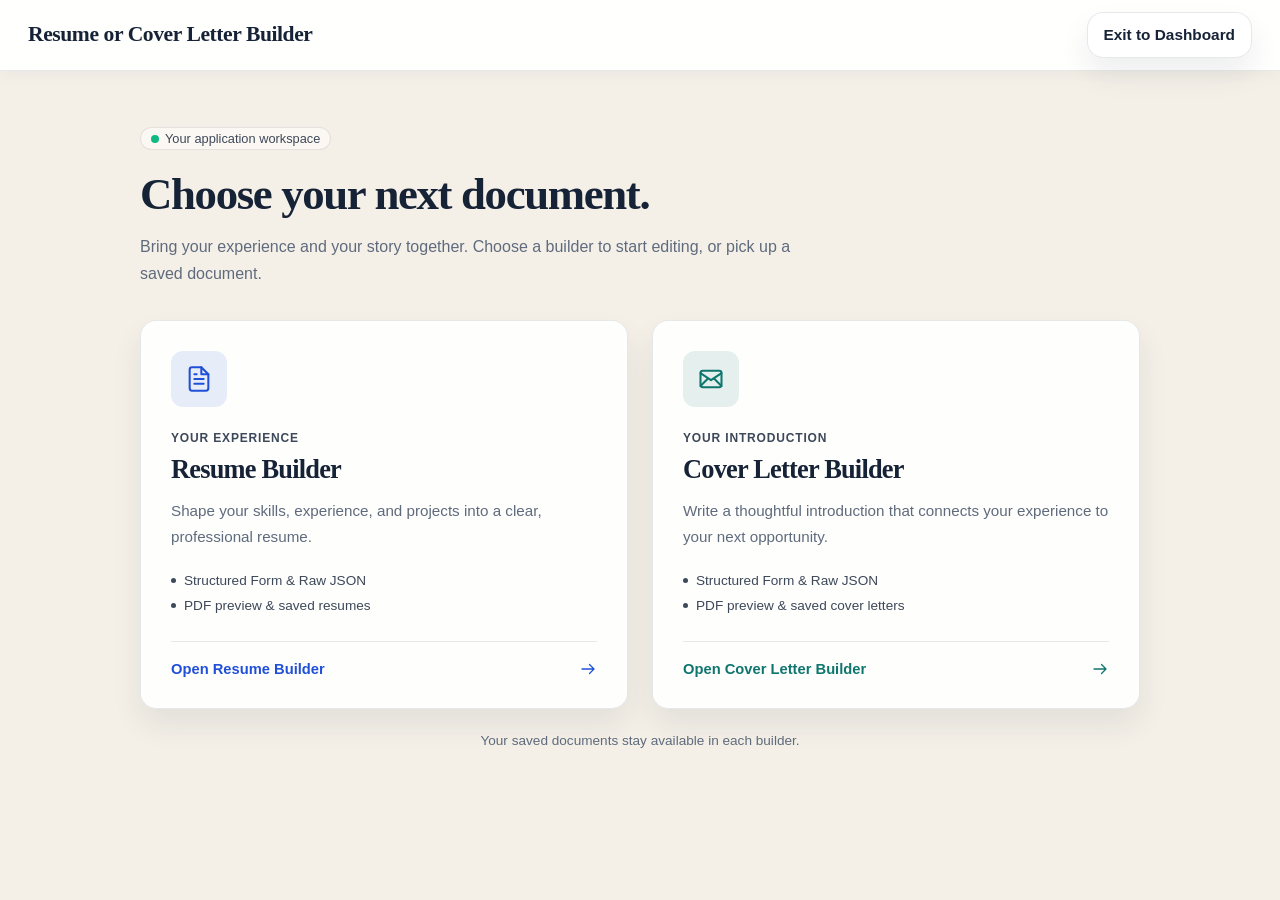
<file: templates/builder_selection.html>
<!doctype html>
<html lang="en">
<head>
  <meta charset="utf-8">
  <meta name="viewport" content="width=device-width, initial-scale=1">
  <title>Resume or Cover Letter Builder</title>
  <link rel="stylesheet" href="/static/styles.css">
  <link rel="stylesheet" href="/static/builder.css">
  <link rel="stylesheet" href="/static/builder-pages.css">
</head>
<body class="builder-selection">
  <header class="app-topbar">
    <div class="brand-title"><h1>Resume or Cover Letter Builder</h1></div>
    <nav class="topbar-actions" aria-label="Builder navigation"><a class="secondary-button link-button" href="/">Exit to Dashboard</a></nav>
  </header>
  <main class="builder-container selection-container">
    <div class="selection-intro"><span class="meta-pill"><span class="dot"></span> Your application workspace</span><h2>Choose your next document.</h2><p>Bring your experience and your story together. Choose a builder to start editing, or pick up a saved document.</p></div>
    <div class="selection-grid">
      <a class="section-card selection-card" href="/builder/resume">
        <span class="selection-icon"><svg class="builder-icon" viewBox="0 0 24 24" fill="none" stroke="currentColor" stroke-width="1.75" stroke-linecap="round" stroke-linejoin="round" aria-hidden="true"><path d="M14 2H6a2 2 0 0 0-2 2v16a2 2 0 0 0 2 2h12a2 2 0 0 0 2-2V8z"/><path d="M14 2v6h6M8 12h8M8 16h8M8 8h2"/></svg></span><span class="selection-kicker">Your experience</span>
        <h2>Resume Builder</h2><p>Shape your skills, experience, and projects into a clear, professional resume.</p>
        <div class="selection-features"><span>Structured Form & Raw JSON</span><span>PDF preview & saved resumes</span></div>
        <span class="selection-action">Open Resume Builder <svg class="builder-icon" viewBox="0 0 24 24" fill="none" stroke="currentColor" stroke-width="1.75" stroke-linecap="round" stroke-linejoin="round" aria-hidden="true"><path d="M4 12h16m-6-6 6 6-6 6"/></svg></span>
      </a>
      <a class="section-card selection-card letter-card" href="/builder/cover-letter">
        <span class="selection-icon"><svg class="builder-icon" viewBox="0 0 24 24" fill="none" stroke="currentColor" stroke-width="1.75" stroke-linecap="round" stroke-linejoin="round" aria-hidden="true"><rect x="3" y="5" width="18" height="14" rx="2"/><path d="m3 7 9 6 9-6M3 18l6-6m12 6-6-6"/></svg></span><span class="selection-kicker">Your introduction</span>
        <h2>Cover Letter Builder</h2><p>Write a thoughtful introduction that connects your experience to your next opportunity.</p>
        <div class="selection-features"><span>Structured Form & Raw JSON</span><span>PDF preview & saved cover letters</span></div>
        <span class="selection-action">Open Cover Letter Builder <svg class="builder-icon" viewBox="0 0 24 24" fill="none" stroke="currentColor" stroke-width="1.75" stroke-linecap="round" stroke-linejoin="round" aria-hidden="true"><path d="M4 12h16m-6-6 6 6-6 6"/></svg></span>
      </a>
    </div>
    <p class="selection-note">Your saved documents stay available in each builder.</p>
  </main>
</body>
</html>
</file>
<file: static/styles.css>
:root {
  --bg: #f4f0e8;
  --bg-deep: #ebe4d6;
  --surface: rgba(255, 255, 255, 0.9);
  --surface-strong: #ffffff;
  --surface-soft: rgba(251, 248, 242, 0.92);
  --surface-accent: rgba(20, 32, 51, 0.04);
  --text: #162235;
  --muted: #5f6b7d;
  --muted-strong: #3d4859;
  --line: rgba(22, 34, 53, 0.1);
  --line-strong: rgba(22, 34, 53, 0.16);
  --accent: #2150d8;
  --accent-strong: #173ca6;
  --accent-soft: rgba(33, 80, 216, 0.1);
  --teal: #0f766e;
  --teal-soft: rgba(15, 118, 110, 0.1);
  --amber: #b7791f;
  --amber-soft: rgba(183, 121, 31, 0.12);
  --danger: #b42318;
  --danger-soft: rgba(180, 35, 24, 0.12);
  --shadow-sm: 0 16px 30px rgba(21, 33, 51, 0.08);
  --shadow-md: 0 28px 60px rgba(21, 33, 51, 0.11);
  --shadow-lg: 0 40px 90px rgba(21, 33, 51, 0.16);
  --radius-xl: 30px;
  --radius-lg: 22px;
  --radius-md: 16px;
  --radius-sm: 12px;
}

* {
  box-sizing: border-box;
}

html {
  scroll-behavior: smooth;
}

body {
  margin: 0;
  min-height: 100vh;
  color: var(--text);
  font-family: "Avenir Next", "Segoe UI Variable", "Segoe UI", sans-serif;
  background:
    radial-gradient(1200px 700px at 0% 0%, rgba(33, 80, 216, 0.12), transparent 56%),
    radial-gradient(900px 520px at 100% 0%, rgba(15, 118, 110, 0.08), transparent 55%),
    linear-gradient(180deg, #faf7f1 0%, var(--bg) 48%, var(--bg-deep) 100%);
}

a {
  color: inherit;
  text-decoration: none;
}

button,
input,
select,
textarea {
  font: inherit;
}

textarea {
  resize: vertical;
}

h1,
h2,
h3 {
  margin: 0;
  letter-spacing: -0.03em;
  line-height: 1.1;
  font-family: "Iowan Old Style", "Palatino Linotype", Georgia, serif;
}

h1 {
  font-size: clamp(2.4rem, 5vw, 4rem);
}

h2 {
  font-size: clamp(1.45rem, 2vw, 2rem);
}

h3 {
  font-size: 1.2rem;
}

.dashboard-body::before,
.editor-body::before {
  content: "";
  position: fixed;
  inset: 0;
  pointer-events: none;
  background:
    linear-gradient(135deg, rgba(255, 255, 255, 0.18), transparent 45%),
    radial-gradient(800px 400px at 15% 20%, rgba(255, 255, 255, 0.25), transparent 60%);
  opacity: 0.75;
}

.page-shell {
  position: relative;
  z-index: 1;
  width: min(1440px, calc(100% - 40px));
  margin: 0 auto;
  padding: 32px 0 56px;
}

.dashboard-shell > *,
.editor-shell > * {
  animation: rise-in 640ms ease both;
}

.dashboard-shell > *:nth-child(2),
.editor-shell > *:nth-child(2) {
  animation-delay: 50ms;
}

.dashboard-shell > *:nth-child(3),
.editor-shell > *:nth-child(3) {
  animation-delay: 100ms;
}

.dashboard-shell > *:nth-child(4),
.editor-shell > *:nth-child(4) {
  animation-delay: 140ms;
}

.dashboard-shell > *:nth-child(5),
.editor-shell > *:nth-child(5) {
  animation-delay: 180ms;
}

.hero-banner {
  display: none !important;
}

.topbar,
.hero-banner,
.panel,
.metric-card {
  backdrop-filter: blur(14px);
}

.topbar {
  display: flex;
  align-items: flex-end;
  justify-content: space-between;
  gap: 24px;
  padding: 18px 6px 28px;
}

.brand-block {
  max-width: 760px;
}

.eyebrow {
  margin: 0 0 10px;
  color: var(--accent);
  font-size: 0.77rem;
  font-weight: 800;
  letter-spacing: 0.14em;
  text-transform: uppercase;
  font-family: "Avenir Next", "Segoe UI Variable", "Segoe UI", sans-serif;
}

.topbar-copy,
.hero-copy,
.panel-copy,
.helper-text,
.metric-copy,
.browser-summary,
.priority-meta {
  color: var(--muted);
  line-height: 1.65;
}

.topbar-copy {
  margin: 12px 0 0;
  max-width: 60ch;
  font-size: 1rem;
}

.topbar-actions,
.editor-actions,
.sidebar-actions {
  display: flex;
  flex-wrap: wrap;
  gap: 12px;
}

.provider-switch {
  display: grid;
  gap: 8px;
  min-width: 220px;
  padding: 10px 12px;
  border: 1px solid var(--line);
  border-radius: 18px;
  background: rgba(255, 255, 255, 0.72);
  box-shadow: var(--shadow-sm);
}

.resume-mode-switch {
  min-width: 240px;
}

.provider-switch-label {
  color: var(--muted);
  font-size: 0.72rem;
  font-weight: 800;
  letter-spacing: 0.12em;
  text-transform: uppercase;
  font-family: "Avenir Next", "Segoe UI Variable", "Segoe UI", sans-serif;
}

.provider-switch-group {
  display: grid;
  grid-template-columns: repeat(2, minmax(0, 1fr));
  gap: 8px;
}

.provider-option {
  appearance: none;
  border: 1px solid var(--line);
  border-radius: 12px;
  padding: 10px 12px;
  background: rgba(255, 255, 255, 0.82);
  color: var(--text);
  font-size: 0.92rem;
  font-weight: 700;
  cursor: pointer;
  transition:
    transform 140ms ease,
    box-shadow 140ms ease,
    background-color 140ms ease,
    border-color 140ms ease,
    color 140ms ease;
}

.provider-option:hover {
  transform: translateY(-1px);
  box-shadow: var(--shadow-sm);
}

.provider-option.active {
  background: linear-gradient(180deg, #3166f0 0%, var(--accent) 100%);
  border-color: rgba(23, 60, 166, 0.6);
  color: #ffffff;
}

.provider-option:focus-visible {
  outline: 3px solid rgba(33, 80, 216, 0.18);
  outline-offset: 2px;
}

.hero-banner {
  display: grid;
  gap: 24px;
  grid-template-columns: minmax(0, 1.4fr) minmax(320px, 0.9fr);
  margin-bottom: 24px;
}

.hero-main,
.hero-rail,
.panel,
.metric-card {
  position: relative;
}

.hero-main,
.panel,
.metric-card {
  border: 1px solid var(--line);
  border-radius: var(--radius-xl);
  background: var(--surface);
  box-shadow: var(--shadow-md);
}

.hero-main {
  overflow: hidden;
  padding: 34px;
  background:
    radial-gradient(780px 320px at 0% 0%, rgba(33, 80, 216, 0.14), transparent 60%),
    linear-gradient(140deg, rgba(255, 255, 255, 0.96), rgba(246, 241, 231, 0.94));
}

.hero-main::after {
  content: "";
  position: absolute;
  right: -60px;
  bottom: -70px;
  width: 240px;
  height: 240px;
  border-radius: 50%;
  background: radial-gradient(circle, rgba(15, 118, 110, 0.18), rgba(15, 118, 110, 0.02) 68%);
}

.hero-kicker {
  display: inline-flex;
  align-items: center;
  padding: 8px 14px;
  border-radius: 999px;
  background: rgba(255, 255, 255, 0.72);
  border: 1px solid rgba(33, 80, 216, 0.16);
  color: var(--accent-strong);
  font-size: 0.82rem;
  font-weight: 700;
  letter-spacing: 0.04em;
  text-transform: uppercase;
}

.hero-main h2 {
  margin-top: 16px;
  max-width: 12.5ch;
  font-size: clamp(2.1rem, 4vw, 3.35rem);
}

.hero-copy {
  position: relative;
  z-index: 1;
  margin: 18px 0 0;
  max-width: 62ch;
}

.hero-inline-stats {
  position: relative;
  z-index: 1;
  display: grid;
  gap: 14px;
  grid-template-columns: repeat(3, minmax(0, 1fr));
  margin-top: 24px;
}

.hero-inline-card {
  padding: 16px 18px;
  border-radius: 20px;
  border: 1px solid rgba(22, 34, 53, 0.08);
  background: rgba(255, 255, 255, 0.72);
  box-shadow: inset 0 1px 0 rgba(255, 255, 255, 0.45);
}

.hero-inline-card span,
.metric-label,
.job-fact-label,
.meta-label {
  display: block;
  color: var(--muted);
  font-size: 0.78rem;
  font-weight: 800;
  letter-spacing: 0.08em;
  text-transform: uppercase;
}

.hero-inline-card strong {
  display: block;
  margin-top: 8px;
  font-size: 1.9rem;
  font-weight: 800;
  letter-spacing: -0.04em;
}

.hero-rail {
  display: grid;
  gap: 18px;
}

.panel {
  padding: 24px;
}

.panel-header {
  display: flex;
  align-items: flex-start;
  justify-content: space-between;
  gap: 16px;
}

.panel-copy {
  margin: 12px 0 0;
}

.panel-copy.secondary {
  margin-top: 8px;
}

.workflow-card,
.live-status-card {
  height: 100%;
}

.workflow-list {
  display: grid;
  gap: 16px;
  margin-top: 18px;
}

.workflow-list div {
  display: grid;
  gap: 5px;
  padding: 14px 0 0;
  border-top: 1px solid var(--line);
}

.workflow-list div:first-child {
  padding-top: 0;
  border-top: 0;
}

.workflow-list strong {
  font-family: "Avenir Next", "Segoe UI Variable", "Segoe UI", sans-serif;
  font-size: 0.96rem;
}

.workflow-list span {
  color: var(--muted);
  line-height: 1.55;
}

.stats-grid {
  display: grid;
  gap: 16px;
  grid-template-columns: repeat(3, minmax(0, 1fr));
  margin-bottom: 24px;
}

.metric-card {
  padding: 22px;
}

.metric-label {
  margin: 0;
}

.metric-value {
  margin: 14px 0 0;
  font-size: clamp(1.9rem, 3vw, 2.8rem);
  font-weight: 800;
  letter-spacing: -0.05em;
}

.metric-value-small {
  font-size: clamp(1.1rem, 1.7vw, 1.4rem);
  line-height: 1.4;
}

.metric-copy {
  margin: 12px 0 0;
  font-size: 0.96rem;
}

.accent-metric {
  background:
    linear-gradient(135deg, rgba(33, 80, 216, 0.08), rgba(15, 118, 110, 0.1)),
    var(--surface);
}

.workspace-grid,
.console-grid {
  display: grid;
  gap: 20px;
  margin-bottom: 24px;
}

.workspace-grid {
  grid-template-columns: minmax(0, 1.02fr) minmax(0, 1.18fr);
}

.console-grid {
  grid-template-columns: minmax(0, 1fr);
}

.console-actions {
  display: flex;
  gap: 10px;
  flex-wrap: wrap;
  margin: 8px 0 12px;
}

.control-tiles {
  display: grid;
  gap: 14px;
  grid-template-columns: repeat(2, minmax(0, 1fr));
  margin-top: 18px;
}

.action-button,
.secondary-button,
.mini-button,
.filter-pill {
  appearance: none;
  border: 1px solid transparent;
  cursor: pointer;
  transition:
    transform 140ms ease,
    box-shadow 140ms ease,
    border-color 140ms ease,
    background-color 140ms ease,
    color 140ms ease;
}

.action-button,
.secondary-button {
  border-radius: 16px;
  padding: 13px 16px;
  font-size: 0.96rem;
  font-weight: 700;
}

.secondary-button {
  background: rgba(255, 255, 255, 0.82);
  border-color: var(--line);
  color: var(--text);
  box-shadow: var(--shadow-sm);
}

.link-button {
  display: inline-flex;
  align-items: center;
  justify-content: center;
}

.action-button {
  background: rgba(255, 255, 255, 0.74);
  border-color: var(--line);
  color: var(--text);
}

.action-button:hover,
.secondary-button:hover,
.mini-button:hover,
.filter-pill:hover {
  transform: translateY(-1px);
  box-shadow: var(--shadow-sm);
}

.action-button.primary {
  background: linear-gradient(180deg, #3166f0 0%, var(--accent) 100%);
  border-color: rgba(23, 60, 166, 0.6);
  color: #ffffff;
}

.action-button.dark {
  background: linear-gradient(180deg, #174f93 0%, #0f376e 100%);
  border-color: rgba(15, 55, 110, 0.65);
  color: #ffffff;
}

.action-button.danger {
  background: #fff4f2;
  border-color: rgba(180, 35, 24, 0.16);
  color: #8d2118;
}

.action-button:disabled,
.secondary-button:disabled,
.mini-button:disabled {
  opacity: 0.55;
  cursor: not-allowed;
  transform: none;
  box-shadow: none;
}

.action-tile {
  display: grid;
  gap: 10px;
  min-height: 158px;
  text-align: left;
  padding: 20px;
}

.action-tile strong {
  font-size: 1.15rem;
  font-family: "Iowan Old Style", "Palatino Linotype", Georgia, serif;
}

.action-tile span:last-child {
  color: inherit;
  opacity: 0.84;
  line-height: 1.55;
}

.action-label {
  font-size: 0.76rem;
  letter-spacing: 0.1em;
  text-transform: uppercase;
  opacity: 0.78;
}

.form-card {
  padding: 20px;
  border-radius: 20px;
  border: 1px solid var(--line);
  background: rgba(255, 255, 255, 0.7);
}

.form-card-highlight {
  background:
    linear-gradient(145deg, rgba(33, 80, 216, 0.09), rgba(255, 255, 255, 0.82)),
    rgba(255, 255, 255, 0.7);
  border-color: rgba(33, 80, 216, 0.16);
}

.muted-card {
  margin-top: 18px;
  background: var(--surface-soft);
}

.form-card h3 {
  font-size: 1.25rem;
}

.form-card-header {
  display: flex;
  align-items: flex-start;
  justify-content: space-between;
  gap: 12px;
}

.form-grid {
  display: grid;
  gap: 16px;
  grid-template-columns: repeat(2, minmax(0, 1fr));
  margin-top: 18px;
}

.field-label {
  display: inline-block;
  margin: 16px 0 8px;
  color: var(--muted-strong);
  font-size: 0.78rem;
  font-weight: 800;
  letter-spacing: 0.08em;
  text-transform: uppercase;
}

.input-row {
  display: grid;
  gap: 12px;
  grid-template-columns: minmax(0, 1fr) auto;
  align-items: center;
}

.job-input,
.search-input,
.filter-select {
  width: 100%;
  border: 1px solid var(--line);
  border-radius: 14px;
  background: rgba(255, 255, 255, 0.88);
  color: var(--text);
  padding: 14px 15px;
  box-shadow: inset 0 1px 0 rgba(255, 255, 255, 0.5);
}

.job-input:focus,
.search-input:focus,
.filter-select:focus {
  outline: none;
  border-color: rgba(33, 80, 216, 0.45);
  box-shadow:
    0 0 0 4px rgba(33, 80, 216, 0.12),
    inset 0 1px 0 rgba(255, 255, 255, 0.5);
}

.helper-text {
  margin: 10px 0 0;
  font-size: 0.92rem;
}

.log-output {
  margin: 18px 0 0;
  min-height: 360px;
  max-height: 58vh;
  overflow: auto;
  border-radius: 20px;
  padding: 20px;
  border: 1px solid rgba(255, 255, 255, 0.08);
  background:
    linear-gradient(180deg, rgba(7, 12, 24, 0.95), rgba(13, 20, 37, 0.98)),
    #0c1325;
  color: #e5edf8;
  font-family: ui-monospace, SFMono-Regular, Menlo, Monaco, Consolas, "Liberation Mono", monospace;
  font-size: 0.87rem;
  line-height: 1.6;
  white-space: pre-wrap;
  box-shadow: inset 0 1px 0 rgba(255, 255, 255, 0.04);
}

.priority-list {
  display: grid;
  gap: 14px;
  margin-top: 16px;
}

.priority-card,
.job-card,
.empty-state-card {
  border-radius: 22px;
  border: 1px solid var(--line);
  background: rgba(255, 255, 255, 0.76);
  box-shadow: var(--shadow-sm);
}

.priority-card {
  padding: 18px;
}

.priority-top,
.job-card-top {
  display: flex;
  align-items: flex-start;
  justify-content: space-between;
  gap: 16px;
}

.priority-top > div,
.job-card-top > div {
  min-width: 0;
  flex: 1 1 auto;
}

.priority-company,
.job-card-company,
.job-card-eyebrow {
  margin: 0;
}

.priority-card h3 {
  margin-top: 8px;
}

.priority-company,
.job-card-company {
  margin-top: 8px;
  color: var(--muted);
  font-size: 0.98rem;
  white-space: nowrap;
  overflow: hidden;
  text-overflow: ellipsis;
}

.job-card-eyebrow {
  color: var(--accent);
  font-size: 0.78rem;
  font-weight: 800;
  letter-spacing: 0.1em;
  text-transform: uppercase;
}

.tag-row {
  display: flex;
  flex-wrap: wrap;
  gap: 10px;
  margin-top: 16px;
}

.compact-row {
  margin-top: 14px;
}

.status-badge,
.document-badge,
.score-badge,
.mini-label {
  display: inline-flex;
  align-items: center;
  justify-content: center;
  border-radius: 999px;
  font-size: 0.77rem;
  font-weight: 800;
  line-height: 1;
  white-space: nowrap;
}

.status-badge,
.document-badge,
.mini-label {
  padding: 9px 12px;
}

.status-badge.neutral,
.document-badge.muted,
.mini-label.muted {
  background: rgba(95, 107, 125, 0.12);
  color: var(--muted);
}

.status-badge.accent,
.document-badge.accent {
  background: var(--accent-soft);
  color: var(--accent);
}

.status-badge.success,
.document-badge.success,
.mini-label.success {
  background: var(--teal-soft);
  color: var(--teal);
}

.status-badge.muted {
  background: rgba(95, 107, 125, 0.12);
  color: var(--muted);
}

.document-badge.warning {
  background: var(--amber-soft);
  color: var(--amber);
}

.score-badge {
  min-width: 62px;
  padding: 12px 14px;
  font-size: 0.96rem;
  letter-spacing: -0.03em;
}

.score-strong {
  background: rgba(15, 118, 110, 0.14);
  color: var(--teal);
}

.score-good {
  background: var(--accent-soft);
  color: var(--accent);
}

.score-light {
  background: rgba(183, 121, 31, 0.14);
  color: var(--amber);
}

.score-empty {
  background: rgba(95, 107, 125, 0.12);
  color: var(--muted);
}

.browser-panel {
  overflow: visible;
}

.browser-header {
  gap: 24px;
}

.browser-tools {
  display: grid;
  gap: 12px;
  min-width: min(100%, 420px);
}

.search-field {
  display: grid;
}

.filter-pills {
  display: flex;
  flex-wrap: wrap;
  gap: 10px;
  margin-top: 20px;
}

.source-summary {
  display: grid;
  grid-template-columns: repeat(2, minmax(0, 1fr));
  gap: 12px;
  margin-top: 14px;
}

.source-summary-card {
  border: 1px solid var(--line);
  border-radius: 14px;
  background: rgba(255, 255, 255, 0.76);
  padding: 12px 14px;
}

.source-summary-title {
  margin: 0;
  font-size: 0.84rem;
  font-weight: 800;
  letter-spacing: 0.06em;
  text-transform: uppercase;
  color: var(--accent-strong);
  font-family: "Avenir Next", "Segoe UI Variable", "Segoe UI", sans-serif;
}

.source-summary-metrics {
  margin-top: 8px;
  display: flex;
  flex-wrap: wrap;
  gap: 8px;
}

.source-summary-metrics span {
  border-radius: 999px;
  background: rgba(22, 34, 53, 0.06);
  color: var(--muted-strong);
  padding: 6px 10px;
  font-size: 0.78rem;
  font-weight: 700;
}

.filter-pill {
  display: inline-flex;
  align-items: center;
  gap: 10px;
  padding: 10px 14px;
  border-radius: 999px;
  border-color: var(--line);
  background: rgba(255, 255, 255, 0.72);
  color: var(--muted-strong);
  box-shadow: none;
}

.filter-pill strong {
  display: inline-flex;
  align-items: center;
  justify-content: center;
  min-width: 28px;
  height: 28px;
  padding: 0 8px;
  border-radius: 999px;
  background: rgba(22, 34, 53, 0.06);
  font-size: 0.82rem;
  font-weight: 800;
  font-family: "Avenir Next", "Segoe UI Variable", "Segoe UI", sans-serif;
}

.filter-pill.active {
  background: linear-gradient(180deg, rgba(33, 80, 216, 0.12), rgba(33, 80, 216, 0.18));
  border-color: rgba(33, 80, 216, 0.24);
  color: var(--accent-strong);
}

.browser-summary {
  margin: 18px 0 0;
}

.error-text {
  margin: 14px 0 0;
  color: var(--danger);
  font-weight: 700;
}

.jobs-grid {
  display: grid;
  gap: 18px;
  grid-template-columns: repeat(2, minmax(0, 1fr));
  margin-top: 22px;
}

.source-group {
  display: grid;
  gap: 14px;
  grid-column: 1 / -1;
}

.source-group + .source-group {
  margin-top: 8px;
}

.source-group-header {
  display: grid;
  gap: 6px;
}

.source-group-header h3 {
  margin: 0;
  font-size: 1.08rem;
  letter-spacing: 0.02em;
  font-family: "Avenir Next", "Segoe UI Variable", "Segoe UI", sans-serif;
}

.source-group-header p {
  margin: 0;
  color: var(--muted);
  font-size: 0.92rem;
  line-height: 1.55;
}

.source-group-grid {
  display: grid;
  gap: 18px;
  grid-template-columns: repeat(2, minmax(0, 1fr));
}

.job-card {
  padding: 22px;
}

.job-card h3 {
  margin-top: 8px;
  font-size: 1.45rem;
  display: -webkit-box;
  -webkit-line-clamp: 2;
  -webkit-box-orient: vertical;
  overflow: hidden;
  line-height: 1.2;
}

.priority-card h3 {
  display: -webkit-box;
  -webkit-line-clamp: 2;
  -webkit-box-orient: vertical;
  overflow: hidden;
  line-height: 1.25;
}

.job-facts {
  display: grid;
  gap: 14px;
  grid-template-columns: repeat(2, minmax(0, 1fr));
  margin-top: 18px;
  padding-top: 18px;
  border-top: 1px solid var(--line);
}

.job-facts strong,
.meta-list strong {
  display: block;
  margin-top: 7px;
  color: var(--muted-strong);
  font-size: 0.95rem;
  line-height: 1.45;
  font-family: "Avenir Next", "Segoe UI Variable", "Segoe UI", sans-serif;
}

.job-snippet {
  margin: 18px 0 0;
  color: var(--muted-strong);
  line-height: 1.7;
}

.job-actions {
  display: grid;
  gap: 12px;
  margin-top: 18px;
  overflow: visible;
}

.job-actions-row {
  display: flex;
  flex-wrap: wrap;
  gap: 10px;
  align-items: center;
}

.job-actions-row-secondary {
  padding-top: 12px;
  border-top: 1px solid var(--line);
}

.actions-dropdown {
  position: relative;
}

.actions-dropdown > summary {
  list-style: none;
}

.actions-dropdown > summary::-webkit-details-marker {
  display: none;
}

.actions-dropdown[open] > summary {
  border-color: rgba(33, 80, 216, 0.28);
  box-shadow: 0 10px 28px rgba(16, 28, 46, 0.12);
}

.actions-menu {
  position: absolute;
  top: calc(100% + 8px);
  right: 0;
  z-index: 30;
  min-width: 244px;
  border-radius: 14px;
  border: 1px solid var(--line);
  background: rgba(255, 255, 255, 0.98);
  box-shadow: 0 18px 34px rgba(16, 28, 46, 0.2);
  overflow: hidden;
  padding: 6px;
}

.action-menu-item {
  width: 100%;
  display: flex;
  align-items: center;
  justify-content: flex-start;
  border: 0;
  background: transparent;
  color: var(--muted-strong);
  text-align: left;
  text-decoration: none;
  padding: 10px 12px;
  border-radius: 10px;
  font-size: 0.85rem;
  font-weight: 700;
  font-family: "Avenir Next", "Segoe UI Variable", "Segoe UI", sans-serif;
}

.action-menu-item:hover {
  background: rgba(33, 80, 216, 0.08);
  color: var(--accent-strong);
}

.action-menu-item.success {
  color: var(--teal);
}

.action-menu-item.muted {
  color: #7a2f3e;
}

.action-menu-item.subtle {
  color: var(--muted);
}

.mini-button,
.mini-label {
  display: inline-flex;
  align-items: center;
  justify-content: center;
  padding: 10px 14px;
}

.mini-button {
  border-radius: 999px;
  font-size: 0.8rem;
  font-weight: 800;
}

.mini-button,
.mini-button.secondary {
  border-color: rgba(33, 80, 216, 0.16);
  background: rgba(33, 80, 216, 0.08);
  color: var(--accent);
}

.mini-button.dark {
  border-color: rgba(23, 60, 166, 0.24);
  background: rgba(23, 60, 166, 0.1);
  color: var(--accent-strong);
}

.mini-button.ghost {
  border-color: var(--line);
  background: rgba(255, 255, 255, 0.76);
  color: var(--muted-strong);
}

.mini-button.success {
  border-color: rgba(15, 118, 110, 0.2);
  background: rgba(15, 118, 110, 0.1);
  color: var(--teal);
}

.mini-button.muted {
  border-color: rgba(95, 107, 125, 0.18);
  background: rgba(95, 107, 125, 0.1);
  color: var(--muted);
}

.empty-state-card {
  padding: 26px;
  text-align: center;
}

.empty-state-card h3 {
  font-size: 1.35rem;
}

.empty-state-card p {
  margin: 12px auto 0;
  max-width: 40ch;
  color: var(--muted);
  line-height: 1.6;
}

.status-pill {
  display: inline-flex;
  align-items: center;
  justify-content: center;
  min-width: 96px;
  padding: 9px 14px;
  border-radius: 999px;
  color: #ffffff;
  font-size: 0.78rem;
  font-weight: 800;
  text-transform: capitalize;
}

.status-idle {
  background: #677489;
}

.status-running {
  background: linear-gradient(180deg, #d89537 0%, #b7791f 100%);
}

.status-success {
  background: linear-gradient(180deg, #139089 0%, var(--teal) 100%);
}

.status-failed {
  background: linear-gradient(180deg, #cc473b 0%, var(--danger) 100%);
}

.input-mono {
  font-family: ui-monospace, SFMono-Regular, Menlo, Monaco, Consolas, "Liberation Mono", monospace;
}

.textarea-resume {
  min-height: 760px;
}

.textarea-cover {
  min-height: 360px;
}

.alert {
  margin: 0 0 18px;
  padding: 14px 16px;
  border-radius: 16px;
  font-weight: 700;
  border: 1px solid transparent;
}

.alert.success {
  color: #0b5f58;
  background: #e9f7f4;
  border-color: #c9ece4;
}

.alert.danger {
  color: #8d2118;
  background: #fff0ee;
  border-color: #f6ccc7;
}

.editor-hero {
  display: grid;
  gap: 20px;
  grid-template-columns: minmax(0, 1.35fr) minmax(320px, 0.8fr);
  margin-bottom: 24px;
}

.editor-layout {
  display: grid;
  gap: 20px;
  grid-template-columns: minmax(280px, 0.72fr) minmax(0, 1.4fr);
}

.editor-main {
  min-width: 0;
}

.editor-form {
  display: grid;
  gap: 18px;
}

.editor-card {
  padding: 24px;
}

.editor-card-header {
  margin-bottom: 8px;
}

.editor-sidebar .sticky-panel {
  position: sticky;
  top: 24px;
}

.meta-list {
  display: grid;
  gap: 16px;
  margin-top: 16px;
}

.sidebar-actions {
  margin-top: 20px;
}

@keyframes rise-in {
  from {
    opacity: 0;
    transform: translateY(18px);
  }

  to {
    opacity: 1;
    transform: translateY(0);
  }
}

@media (max-width: 1240px) {
  .hero-banner,
  .editor-hero,
  .workspace-grid,
  .console-grid,
  .editor-layout {
    grid-template-columns: 1fr;
  }

  .hero-main h2 {
    max-width: 100%;
  }

  .jobs-grid,
  .source-group-grid,
  .stats-grid {
    grid-template-columns: repeat(2, minmax(0, 1fr));
  }

  .editor-sidebar .sticky-panel {
    position: static;
  }
}

@media (max-width: 920px) {
  .page-shell {
    width: min(100% - 18px, 100%);
    padding-top: 20px;
  }

  .topbar,
  .panel-header,
  .browser-header {
    flex-direction: column;
    align-items: stretch;
  }

  .hero-inline-stats,
  .control-tiles,
  .form-grid,
  .job-facts,
  .jobs-grid,
  .source-group-grid,
  .stats-grid,
  .source-summary {
    grid-template-columns: 1fr;
  }

  .browser-tools,
  .search-field {
    min-width: 0;
  }

  .input-row {
    grid-template-columns: 1fr;
  }

  .hero-main,
  .panel,
  .metric-card,
  .job-card,
  .priority-card,
  .empty-state-card {
    border-radius: 22px;
  }
}

@media (max-width: 640px) {
  h1 {
    font-size: 2.15rem;
  }

  h2 {
    font-size: 1.45rem;
  }

  .topbar {
    padding-bottom: 20px;
  }

  .hero-main,
  .panel,
  .metric-card,
  .job-card,
  .priority-card,
  .empty-state-card {
    padding: 20px;
  }

  .hero-inline-card strong,
  .metric-value {
    font-size: 1.75rem;
  }

  .job-card h3 {
    font-size: 1.25rem;
  }

  .status-pill {
    width: fit-content;
  }
}
</file>
<file: static/builder.css>
/* Shared verbatim from the original Resume Builder. */
body {
  margin: 0;
  background: #f4f0e8;
  min-height: 100vh;
  color: var(--text);
  font-family: "Avenir Next", "Segoe UI Variable", "Segoe UI", sans-serif;
}

/* Sticky App Topbar */
.app-topbar {
  position: sticky;
  top: 0;
  background: rgba(255, 255, 255, 0.96);
  backdrop-filter: blur(10px);
  border-bottom: 1px solid var(--line);
  padding: 12px 28px;
  display: flex;
  justify-content: space-between;
  align-items: center;
  z-index: 100;
  box-shadow: 0 4px 16px rgba(22, 34, 53, 0.04);
}

.brand-title {
  display: flex;
  align-items: center;
  gap: 12px;
}

.brand-title h1 {
  margin: 0;
  font-size: 1.35rem;
  font-weight: 700;
  letter-spacing: -0.02em;
}

.meta-pill {
  display: inline-flex;
  align-items: center;
  gap: 6px;
  font-size: 0.8rem;
  font-weight: 500;
  padding: 3px 10px;
  border-radius: 999px;
  background: var(--surface-soft);
  border: 1px solid var(--line);
  color: var(--muted-strong);
}

.meta-pill .dot {
  width: 8px;
  height: 8px;
  border-radius: 50%;
  background: #10b981;
}

.topbar-actions {
  display: flex;
  align-items: center;
  gap: 10px;
}

/* Main Centered Container */
.builder-container {
  max-width: 1040px;
  margin: 0 auto;
  padding: 24px 20px 80px;
}

/* Control Bar */
.control-panel {
  background: var(--surface);
  border: 1px solid var(--line);
  border-radius: var(--radius-md);
  box-shadow: var(--shadow-sm);
  padding: 16px 20px;
  margin-bottom: 24px;
  display: flex;
  flex-wrap: wrap;
  gap: 14px;
  align-items: flex-end;
  justify-content: space-between;
}

.control-inputs {
  display: flex;
  gap: 14px;
  flex-wrap: wrap;
  flex: 1;
}

.input-group {
  display: flex;
  flex-direction: column;
  gap: 5px;
}

.input-group label {
  font-size: 0.78rem;
  font-weight: 700;
  text-transform: uppercase;
  letter-spacing: 0.03em;
  color: var(--muted-strong);
}

.styled-input,
.styled-textarea,
.styled-select {
  padding: 8px 12px;
  border-radius: 8px;
  border: 1px solid var(--line-strong);
  background: var(--surface-strong);
  color: var(--text);
  font-size: 0.92rem;
  transition: border-color 0.15s, box-shadow 0.15s;
}

.styled-input:focus,
.styled-textarea:focus,
.styled-select:focus {
  outline: none;
  border-color: var(--accent);
  box-shadow: 0 0 0 3px var(--accent-soft);
}

.action-buttons {
  display: flex;
  gap: 10px;
  align-items: center;
}

.btn-preview {
  background: #4f46e5;
  color: #fff;
  font-weight: 600;
  border: none;
  padding: 9px 18px;
  border-radius: 8px;
  cursor: pointer;
  display: inline-flex;
  align-items: center;
  gap: 6px;
  font-size: 0.92rem;
  box-shadow: 0 2px 8px rgba(79, 70, 229, 0.25);
  transition: background 0.15s, transform 0.1s;
}

.btn-preview:hover {
  background: #4338ca;
  transform: translateY(-1px);
}

.btn-download {
  background: var(--accent);
  color: #fff;
  font-weight: 600;
  border: none;
  padding: 9px 18px;
  border-radius: 8px;
  cursor: pointer;
  display: inline-flex;
  align-items: center;
  gap: 6px;
  font-size: 0.92rem;
  box-shadow: 0 2px 8px rgba(33, 80, 216, 0.25);
  transition: background 0.15s, transform 0.1s;
}

.btn-download:hover {
  background: var(--accent-strong);
  transform: translateY(-1px);
}

.btn-save {
  background: var(--teal);
  color: #fff;
  font-weight: 600;
  border: none;
  padding: 9px 18px;
  border-radius: 8px;
  cursor: pointer;
  display: inline-flex;
  align-items: center;
  gap: 6px;
  font-size: 0.92rem;
  box-shadow: 0 2px 8px rgba(15, 118, 110, 0.25);
  transition: background 0.15s, transform 0.1s;
}

.btn-save:hover {
  background: #0d5f58;
  transform: translateY(-1px);
}

.btn-secondary {
  background: var(--surface-strong);
  border: 1px solid var(--line-strong);
  color: var(--text);
  font-weight: 500;
  padding: 8px 14px;
  border-radius: 8px;
  cursor: pointer;
  font-size: 0.88rem;
  transition: background 0.15s;
}

.btn-secondary:hover {
  background: var(--surface-soft);
}

/* View Tabs */
.tabs-bar {
  display: flex;
  gap: 8px;
  margin-bottom: 20px;
  border-bottom: 2px solid var(--line);
}

.tab-btn {
  background: none;
  border: none;
  padding: 10px 18px;
  font-size: 0.96rem;
  font-weight: 600;
  color: var(--muted);
  cursor: pointer;
  border-bottom: 3px solid transparent;
  margin-bottom: -2px;
  transition: color 0.15s, border-color 0.15s;
}

.tab-btn.active {
  color: var(--accent);
  border-bottom-color: var(--accent);
}

/* Section Cards */
.section-card {
  background: var(--surface);
  border: 1px solid var(--line);
  border-radius: var(--radius-md);
  box-shadow: var(--shadow-sm);
  padding: 22px;
  margin-bottom: 22px;
}

.card-title {
  display: flex;
  justify-content: space-between;
  align-items: center;
  margin-bottom: 16px;
  padding-bottom: 12px;
  border-bottom: 1px solid var(--line);
}

.card-title h2 {
  font-size: 1.15rem;
  font-weight: 700;
  margin: 0;
  letter-spacing: -0.01em;
}

.card-num {
  display: inline-flex;
  align-items: center;
  justify-content: center;
  width: 24px;
  height: 24px;
  border-radius: 50%;
  background: var(--accent-soft);
  color: var(--accent);
  font-size: 0.85rem;
  font-weight: 700;
  margin-right: 8px;
}

.form-row {
  display: grid;
  grid-template-columns: repeat(auto-fit, minmax(220px, 1fr));
  gap: 14px;
  margin-bottom: 14px;
}

.form-row:last-child {
  margin-bottom: 0;
}

/* Skills, Experience, Education items */
.skill-row {
  display: grid;
  grid-template-columns: 180px 1fr auto;
  gap: 10px;
  align-items: center;
  margin-bottom: 10px;
}

.exp-block {
  background: var(--surface-soft);
  border: 1px solid var(--line);
  border-radius: var(--radius-sm);
  padding: 16px;
  margin-bottom: 16px;
}

.exp-block-header {
  display: flex;
  justify-content: space-between;
  align-items: center;
  margin-bottom: 12px;
}

.exp-company-label {
  font-size: 1rem;
  font-weight: 700;
  color: var(--text);
}

.project-subblock {
  background: #ffffff;
  border: 1px solid var(--line);
  border-radius: var(--radius-sm);
  padding: 14px;
  margin-top: 12px;
}

.bullets-list {
  display: flex;
  flex-direction: column;
  gap: 8px;
  margin-top: 10px;
}

.bullet-item {
  display: flex;
  gap: 8px;
  align-items: flex-start;
}

.bullet-bullet {
  padding-top: 8px;
  font-weight: bold;
  color: var(--muted);
}

.bullet-input {
  flex: 1;
  min-height: 52px;
}

.remove-btn {
  background: none;
  border: none;
  color: var(--danger);
  cursor: pointer;
  font-size: 0.82rem;
  font-weight: 600;
  padding: 4px 8px;
  border-radius: 6px;
}

.remove-btn:hover {
  background: var(--danger-soft);
}

/* Raw JSON View */
#raw-json-textarea {
  font-family: ui-monospace, SFMono-Regular, Menlo, Monaco, Consolas, monospace;
  font-size: 0.88rem;
  line-height: 1.5;
  min-height: 650px;
  width: 100%;
  padding: 16px;
  border-radius: var(--radius-sm);
  background: #1e293b;
  color: #f8fafc;
  border: 1px solid #334155;
  box-sizing: border-box;
}

/* Modal PDF Viewer (Only appears on click) */
.modal-backdrop {
  position: fixed;
  top: 0;
  left: 0;
  width: 100vw;
  height: 100vh;
  background: rgba(15, 23, 42, 0.75);
  backdrop-filter: blur(4px);
  display: none;
  align-items: center;
  justify-content: center;
  z-index: 1000;
}

.modal-backdrop.active {
  display: flex;
}

.pdf-modal {
  background: #1e293b;
  width: 90vw;
  max-width: 1100px;
  height: 90vh;
  border-radius: 14px;
  display: flex;
  flex-direction: column;
  overflow: hidden;
  box-shadow: 0 25px 60px rgba(0, 0, 0, 0.45);
  border: 1px solid #334155;
}

.modal-topbar {
  background: #0f172a;
  color: #fff;
  padding: 12px 20px;
  display: flex;
  justify-content: space-between;
  align-items: center;
  border-bottom: 1px solid #334155;
  flex-wrap: wrap;
  gap: 12px;
}

.modal-title {
  font-size: 1rem;
  font-weight: 700;
  display: flex;
  align-items: center;
  gap: 8px;
}

.modal-controls {
  display: flex;
  gap: 12px;
  align-items: center;
  flex-wrap: wrap;
}

.modal-input-group {
  display: flex;
  align-items: center;
  gap: 6px;
  font-size: 0.8rem;
  color: #94a3b8;
}

.modal-select {
  background: #1e293b;
  color: #fff;
  border: 1px solid #475569;
  border-radius: 6px;
  padding: 4px 8px;
  font-size: 0.8rem;
}

.modal-close-btn {
  background: #334155;
  color: #fff;
  border: none;
  padding: 6px 12px;
  border-radius: 6px;
  cursor: pointer;
  font-weight: 600;
  font-size: 0.85rem;
}

.modal-close-btn:hover {
  background: #475569;
}

#modal-pdf-frame {
  flex: 1;
  width: 100%;
  height: 100%;
  border: none;
  background: #334155;
}

/* Slide-out History Drawer */
.drawer-backdrop {
  position: fixed;
  top: 0;
  left: 0;
  width: 100vw;
  height: 100vh;
  background: rgba(0, 0, 0, 0.4);
  display: none;
  z-index: 500;
}

.drawer-backdrop.active {
  display: block;
}

.drawer-panel {
  position: fixed;
  top: 0;
  right: 0;
  width: 380px;
  height: 100vh;
  background: var(--surface);
  box-shadow: -6px 0 30px rgba(0, 0, 0, 0.15);
  transform: translateX(100%);
  transition: transform 0.25s cubic-bezier(0.16, 1, 0.3, 1);
  z-index: 501;
  display: flex;
  flex-direction: column;
}

.drawer-panel.open {
  transform: translateX(0);
}

.drawer-header {
  padding: 16px 20px;
  border-bottom: 1px solid var(--line);
  display: flex;
  justify-content: space-between;
  align-items: center;
}

.drawer-list {
  flex: 1;
  overflow-y: auto;
  padding: 16px 20px;
  display: flex;
  flex-direction: column;
  gap: 10px;
}

.history-item {
  padding: 12px;
  border-radius: 8px;
  border: 1px solid var(--line);
  background: var(--surface-soft);
  cursor: pointer;
  transition: border-color 0.15s;
}

.history-item:hover {
  border-color: var(--accent);
}

.history-item.active {
  border-color: var(--accent);
  background: var(--accent-soft);
}
/* ========================================================= */
/* Responsive & Mobile Enhancements (Smartphones & Tablets)   */
/* ========================================================= */

@media (max-width: 768px) {
  .app-topbar {
    padding: 10px 14px;
    flex-wrap: wrap;
    gap: 10px;
  }
  .brand-title h1 {
    font-size: 1.18rem;
  }
  .topbar-actions {
    gap: 8px;
  }
  .topbar-actions .btn-secondary,
  .topbar-actions .link-button {
    padding: 7px 10px;
    font-size: 0.82rem;
  }
  .builder-container {
    padding: 14px 10px 80px;
    max-width: 100%;
  }
  .control-panel {
    padding: 14px;
    gap: 12px;
  }
  .control-inputs {
    width: 100%;
    flex-direction: column;
    gap: 10px;
  }
  .control-inputs .input-group {
    width: 100%;
    min-width: 0 !important;
  }
  .action-buttons {
    width: 100%;
    display: grid;
    grid-template-columns: 1fr 1fr;
    gap: 8px;
  }
  .btn-preview,
  .btn-download,
  .btn-save,
  #reset-btn {
    width: 100%;
    justify-content: center;
    padding: 10px 8px;
    font-size: 0.88rem;
    box-sizing: border-box;
  }
  .tabs-bar {
    gap: 6px;
    margin-bottom: 12px;
  }
  .tab-btn {
    padding: 8px 12px;
    font-size: 0.9rem;
    flex: 1;
    text-align: center;
  }
  .section-card {
    padding: 14px 12px;
    margin-bottom: 16px;
    border-radius: 10px;
  }
  .card-title {
    flex-wrap: wrap;
    gap: 8px;
    margin-bottom: 12px;
    padding-bottom: 10px;
  }
  .card-title h2 {
    font-size: 1.02rem;
  }
  .form-row {
    grid-template-columns: 1fr;
    gap: 10px;
    margin-bottom: 10px;
  }
  .skill-row {
    display: flex;
    flex-direction: column;
    align-items: stretch;
    gap: 6px;
    background: var(--surface-soft);
    padding: 10px;
    border-radius: 8px;
    border: 1px solid var(--line);
  }
  .skill-row .remove-btn {
    align-self: flex-end;
    padding: 4px 10px;
    background: var(--danger-soft);
    border-radius: 6px;
  }
  .exp-block {
    padding: 12px 10px;
    margin-bottom: 12px;
  }
  .exp-block-header {
    flex-wrap: wrap;
    gap: 6px;
  }
  .project-subblock {
    padding: 10px 8px;
    margin-top: 10px;
  }
  .bullet-item {
    gap: 6px;
  }
  .bullet-input {
    font-size: 0.88rem;
    min-height: 48px;
  }
  .bullet-item .remove-btn {
    padding: 6px 8px;
    font-size: 0.95rem;
    min-width: 32px;
    min-height: 32px;
  }
  .drawer-panel {
    width: 100vw;
    max-width: 100vw;
  }
  .pdf-modal {
    width: 100vw;
    height: 100vh;
    max-width: 100vw;
    border-radius: 0;
  }
  .modal-topbar {
    padding: 10px 12px;
    gap: 8px;
  }
  .modal-controls {
    width: 100%;
    justify-content: space-between;
    gap: 6px;
  }
  .modal-input-group {
    font-size: 0.75rem;
  }
  .modal-select {
    font-size: 0.75rem;
    padding: 3px 6px;
  }
  #toast {
    left: 12px;
    right: 12px;
    bottom: 16px;
    text-align: center;
  }
}

#toast {
  position: fixed;
  bottom: 24px;
  left: 24px;
  padding: 10px 18px;
  border-radius: 8px;
  color: #fff;
  font-weight: 600;
  font-size: 0.88rem;
  box-shadow: var(--shadow-md);
  display: none;
  z-index: 9999;
}
#toast.success { background: #0f766e; }
#toast.error { background: #b42318; }
#toast.info { background: #2150d8; }

/* Both saved-document drawers share the original Saved Resumes card layout. */
.saved-document-item { cursor: default; }
.saved-document-heading { display: flex; justify-content: space-between; align-items: center; margin-bottom: 4px; gap: 8px; }
.saved-document-title { color: var(--text); }
.saved-document-date { font-size: 0.75rem; color: var(--muted); flex-shrink: 0; }
.saved-document-filename { font-size: 0.8rem; color: var(--muted-strong); word-break: break-all; }
.saved-document-actions { display: flex; justify-content: flex-end; align-items: center; gap: 8px; margin-top: 8px; }
.saved-document-load { display: inline-flex; align-items: center; gap: 6px; }
.saved-document-icon { width: 18px; height: 18px; flex-shrink: 0; }
.saved-document-empty { color: var(--muted); font-size: 0.85rem; text-align: center; padding: 20px 0; }
</file>
<file: static/builder-pages.css>
/* Focused additions for the selection page and standalone cover letter editor.
   Colors, dimensions, buttons and cards come from styles.css and builder.css. */
.builder-icon {
  width: 18px;
  height: 18px;
  flex: 0 0 auto;
  vertical-align: middle;
}
.cover-letter-page .btn-secondary,
.cover-letter-page .modal-close-btn,
.cover-letter-page .remove-btn {
  display: inline-flex;
  align-items: center;
  justify-content: center;
  gap: 6px;
}
.cover-letter-page .company-input { min-width: 220px; }
.cover-letter-page .filename-input { flex: 1; min-width: 280px; }
.cover-letter-page .action-buttons { flex-wrap: wrap; }
.cover-letter-page .input-group { min-width: 0; }
.cover-letter-page .styled-input,
.cover-letter-page .styled-textarea { width: 100%; }
.cover-letter-page .styled-textarea { min-height: 100px; line-height: 1.6; }
.cover-letter-page .form-row { grid-template-columns: repeat(2, minmax(0, 1fr)); }
.cover-letter-page .letter-fields .field-subject,
.cover-letter-page .letter-fields .field-greeting { grid-column: 1 / -1; }
.cover-letter-page .paragraph .input-group { margin-bottom: 10px; }
.cover-letter-page .paragraph-label { display: flex; align-items: center; justify-content: space-between; margin-bottom: 10px; }
.cover-letter-page .paragraph-label label { font-size: 0.9rem; font-weight: 700; }
.cover-letter-page .paragraph .actions,
.cover-letter-page .json-actions { display: flex; flex-wrap: wrap; gap: 8px; }
.cover-letter-page .paragraph .actions { justify-content: flex-end; }
.cover-letter-page .paragraph .btn-secondary { padding: 5px 10px; font-size: 0.8rem; }
.cover-letter-page .card-title > .btn-secondary { padding: 5px 10px; font-size: 0.8rem; }
.cover-letter-page #raw {
  width: 100%; min-height: 650px; padding: 16px;
  font-family: ui-monospace, SFMono-Regular, Menlo, Monaco, Consolas, monospace;
  font-size: 0.88rem; line-height: 1.5;
  border-radius: var(--radius-sm); background: #1e293b; color: #f8fafc;
  border: 1px solid #334155;
}
.cover-letter-page .tab-btn[aria-pressed="true"] { color: var(--accent); border-bottom-color: var(--accent); }
.cover-letter-page #status { white-space: pre-wrap; font-size: 0.88rem; color: var(--teal); }
.cover-letter-page #status:not(:empty) { margin: 0 0 16px; padding: 12px 16px; border: 1px solid var(--line); border-radius: 8px; background: var(--surface); }
.cover-letter-page #status.error { color: var(--danger); background: var(--danger-soft); }
.editor-hint, .drawer-hint { color: var(--muted); font-size: 0.85rem; line-height: 1.6; }
.editor-hint { margin: 0 0 16px; }
.cover-letter-page dialog { padding: 0; color: var(--text); }
.cover-letter-page dialog:not([open]) { display: none; }
.cover-letter-page dialog::backdrop { background: rgba(15, 23, 42, 0.75); backdrop-filter: blur(4px); }
.cover-letter-page #preview { max-height: 90vh; }
.cover-letter-page #pdf-frame { flex: 1; min-height: 0; width: 100%; border: none; background: #334155; }
.cover-letter-page .modal-controls .btn-download { padding: 5px 12px; font-size: 0.82rem; }
.cover-letter-page .modal-input-group label { white-space: nowrap; }
.cover-letter-page #saved { left: auto; right: 0; margin: 0; padding: 0; border: none; max-height: 100dvh; height: 100dvh; transform: none; }
.cover-letter-page #saved::backdrop { background: rgba(0, 0, 0, 0.4); backdrop-filter: none; }
.cover-letter-page .drawer-header h2 { font-size: 1.1rem; font-weight: 700; }
.cover-letter-page .drawer-hint { margin: 12px 20px 0; }
.cover-letter-page .saved-item { cursor: default; }
.cover-letter-page button:disabled { opacity: 0.45; cursor: default; transform: none; }
.cover-letter-page button:focus-visible,
.cover-letter-page a:focus-visible,
.builder-selection a:focus-visible { outline: 3px solid var(--accent); outline-offset: 4px; }
.visually-hidden { position: absolute; width: 1px; height: 1px; padding: 0; margin: -1px; overflow: hidden; clip-path: inset(50%); white-space: nowrap; border: 0; }

/* Selection cards use the same document surfaces, serif headings and accents. */
.selection-container { padding-top: 56px; }
.selection-intro { max-width: 660px; margin-bottom: 32px; }
.selection-intro h2 { margin: 20px 0 14px; font-size: clamp(2rem, 4vw, 2.8rem); }
.selection-intro p { color: var(--muted); line-height: 1.7; font-size: 1rem; margin: 0; }
.selection-grid { display: grid; grid-template-columns: repeat(2, minmax(0, 1fr)); gap: 24px; }
.selection-card { display: flex; align-items: flex-start; flex-direction: column; padding: 30px; margin: 0; transition: transform 0.18s, box-shadow 0.18s, border-color 0.18s; }
.selection-card:hover { transform: translateY(-4px); border-color: var(--accent); box-shadow: var(--shadow-md); }
.selection-icon { display: inline-flex; align-items: center; justify-content: center; width: 56px; height: 56px; border-radius: var(--radius-sm); background: var(--accent-soft); color: var(--accent); margin-bottom: 24px; }
.selection-icon .builder-icon { width: 28px; height: 28px; }
.selection-kicker { font-size: 0.75rem; font-weight: 700; letter-spacing: 0.07em; text-transform: uppercase; color: var(--muted-strong); margin-bottom: 10px; }
.selection-card h2 { font-size: 1.65rem; }
.selection-card p { line-height: 1.7; color: var(--muted); font-size: 0.95rem; margin: 14px 0 24px; }
.selection-features { display: flex; flex-direction: column; gap: 10px; color: var(--muted-strong); font-size: 0.85rem; margin-bottom: 28px; }
.selection-features span { display: flex; align-items: center; gap: 8px; }
.selection-features span::before { content: ''; width: 5px; height: 5px; background: currentColor; border-radius: 50%; }
.selection-action { display: flex; justify-content: space-between; align-items: center; gap: 12px; width: 100%; padding-top: 18px; margin-top: auto; border-top: 1px solid var(--line); color: var(--accent); font-size: 0.92rem; font-weight: 700; }
.letter-card .selection-icon { background: var(--teal-soft); color: var(--teal); }
.letter-card .selection-action { color: var(--teal); }
.letter-card:hover { border-color: var(--teal); }
.selection-note { color: var(--muted); text-align: center; font-size: 0.85rem; margin-top: 24px; }
@media (max-width: 768px) {
  .cover-letter-page .topbar-actions { flex-wrap: wrap; }
  .cover-letter-page .form-row { grid-template-columns: minmax(0, 1fr); }
  .cover-letter-page .action-buttons .btn-secondary { width: 100%; justify-content: center; }
  .cover-letter-page #preview { max-height: 100dvh; height: 100dvh; }
  .cover-letter-page .modal-controls .btn-download { width: auto; }
  .cover-letter-page .modal-controls { justify-content: flex-start; gap: 10px; }
  .cover-letter-page #raw { min-height: 65vh; }
  .selection-container { padding-top: 30px; }
  .selection-grid { grid-template-columns: minmax(0, 1fr); gap: 16px; }
  .selection-card { padding: 24px; border-radius: var(--radius-md); }
  .selection-intro { padding: 0 4px; margin-bottom: 24px; }
  .selection-icon { margin-bottom: 18px; }
}
@media (prefers-reduced-motion: reduce) {
  .selection-card { transition: none; }
}
/* Keep document names readable instead of shrinking them beside the actions. */
.cover-letter-page .control-inputs { flex-basis: 100%; }
.cover-letter-page #saved { background: var(--surface-strong); }

.cover-letter-page #pdf-status {
  margin: 16px 20px; padding: 14px 16px; border: 1px solid #fca5a5;
  border-radius: 8px; background: #fff1f2; color: #9f1239; line-height: 1.6;
}

/* Shared #toast rules in builder.css match the existing resume notifications. */
.cover-letter-page #toast { z-index: 9999; }
.cover-letter-page .duplicate-dialog { max-width: min(540px, calc(100vw - 24px)); border: 1px solid var(--line); border-radius: var(--radius-md); background: var(--surface-strong); box-shadow: var(--shadow-lg); }
.cover-letter-page .duplicate-dialog h2 { font-size: 1.15rem; }
.cover-letter-page .duplicate-content { padding: 8px 20px 20px; font-size: 0.92rem; line-height: 1.65; }
.cover-letter-page .duplicate-actions { display: flex; flex-wrap: wrap; gap: 10px; margin-top: 20px; }

/* Keep the resume-style notification visible above native preview/drawer dialogs. */
.cover-letter-page #toast[popover] { inset: auto; left: 24px; bottom: 24px; margin: 0; border: none; max-width: min(560px, calc(100vw - 48px)); }
@media (max-width: 768px) { .cover-letter-page #toast[popover] { left: 12px; right: 12px; bottom: 16px; max-width: none; } }
.cover-letter-page #saved-open { display: inline-block; }
</file>
